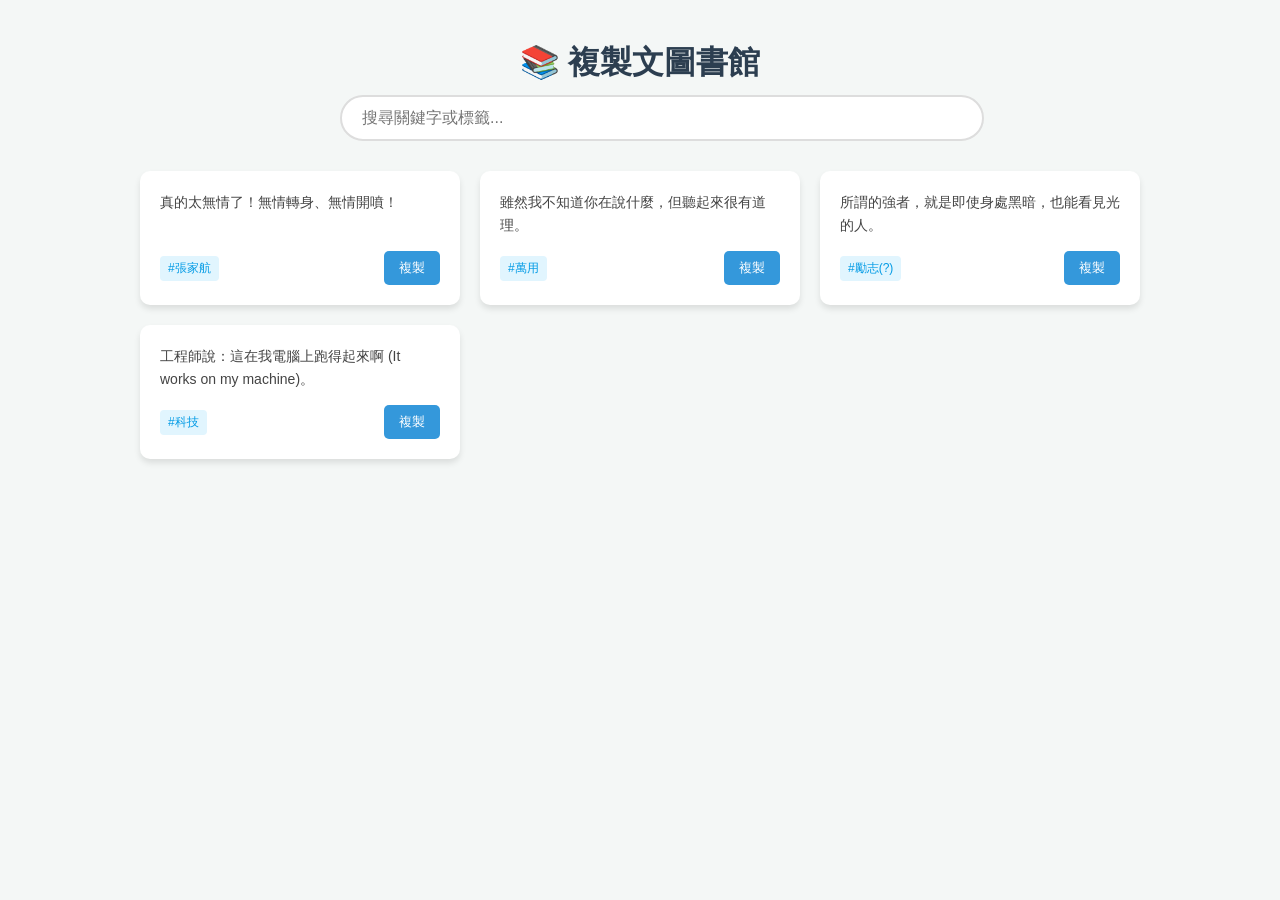
<file: gemini-code-1777301485066.html>
<!DOCTYPE html>
<html lang="zh-TW">
<head>
    <meta charset="UTF-8">
    <meta name="viewport" content="width=device-width, initial-scale=1.0">
    <title>複製文圖書館 Copypasta Library</title>
    <style>
        :root {
            --primary-color: #2c3e50;
            --accent-color: #3498db;
            --bg-color: #f4f7f6;
        }

        body {
            font-family: 'Segoe UI', Tahoma, Geneva, Verdana, sans-serif;
            background-color: var(--bg-color);
            margin: 0;
            padding: 20px;
            display: flex;
            flex-direction: column;
            align-items: center;
        }

        h1 { color: var(--primary-color); margin-bottom: 10px; }

        .search-container {
            width: 100%;
            max-width: 600px;
            margin-bottom: 30px;
        }

        #searchInput {
            width: 100%;
            padding: 12px 20px;
            font-size: 16px;
            border: 2px solid #ddd;
            border-radius: 25px;
            outline: none;
            transition: border-color 0.3s;
        }

        #searchInput:focus { border-color: var(--accent-color); }

        .library-grid {
            display: grid;
            grid-template-columns: repeat(auto-fill, minmax(300px, 1fr));
            gap: 20px;
            width: 100%;
            max-width: 1000px;
        }

        .card {
            background: white;
            padding: 20px;
            border-radius: 10px;
            box-shadow: 0 4px 6px rgba(0,0,0,0.1);
            display: flex;
            flex-direction: column;
            justify-content: space-between;
        }

        .card-content {
            font-size: 14px;
            color: #444;
            line-height: 1.6;
            margin-bottom: 15px;
            white-space: pre-wrap; /* 保留換行 */
            max-height: 150px;
            overflow-y: auto;
        }

        .card-footer {
            display: flex;
            justify-content: space-between;
            align-items: center;
        }

        .tag {
            background: #e1f5fe;
            color: #039be5;
            padding: 4px 8px;
            border-radius: 4px;
            font-size: 12px;
        }

        .copy-btn {
            background-color: var(--accent-color);
            color: white;
            border: none;
            padding: 8px 15px;
            border-radius: 5px;
            cursor: pointer;
            transition: background 0.2s;
        }

        .copy-btn:hover { background-color: #2980b9; }

        .no-results {
            grid-column: 1 / -1;
            text-align: center;
            color: #888;
            margin-top: 50px;
        }
    </style>
</head>
<body>

    <h1>📚 複製文圖書館</h1>
    
    <div class="search-container">
        <input type="text" id="searchInput" placeholder="搜尋關鍵字或標籤..." onkeyup="searchCopypasta()">
    </div>

    <div class="library-grid" id="libraryGrid">
        </div>

    <script>
        // 這裡存放你的複製文資料
        const pastas = [
            {
                content: "真的太無情了！無情轉身、無情開噴！",
                tag: "張家航"
            },
            {
                content: "雖然我不知道你在說什麼，但聽起來很有道理。",
                tag: "萬用"
            },
            {
                content: "所謂的強者，就是即使身處黑暗，也能看見光的人。",
                tag: "勵志(?)"
            },
            {
                content: "工程師說：這在我電腦上跑得起來啊 (It works on my machine)。",
                tag: "科技"
            }
        ];

        function displayPastas(filter = '') {
            const grid = document.getElementById('libraryGrid');
            grid.innerHTML = '';

            const filteredPastas = pastas.filter(p => 
                p.content.toLowerCase().includes(filter.toLowerCase()) || 
                p.tag.toLowerCase().includes(filter.toLowerCase())
            );

            if (filteredPastas.length === 0) {
                grid.innerHTML = '<div class="no-results">找不到相關的複製文 (´;ω;`)</div>';
                return;
            }

            filteredPastas.forEach(p => {
                const card = document.createElement('div');
                card.className = 'card';
                card.innerHTML = `
                    <div class="card-content">${p.content}</div>
                    <div class="card-footer">
                        <span class="tag">#${p.tag}</span>
                        <button class="copy-btn" onclick="copyToClipboard('${p.content.replace(/\n/g, '\\n')}')">複製</button>
                    </div>
                `;
                grid.appendChild(card);
            });
        }

        function searchCopypasta() {
            const input = document.getElementById('searchInput').value;
            displayPastas(input);
        }

        function copyToClipboard(text) {
            navigator.clipboard.writeText(text).then(() => {
                alert('已複製到剪貼簿！');
            });
        }

        // 初始載入
        displayPastas();
    </script>
</body>
</html>
</file>
